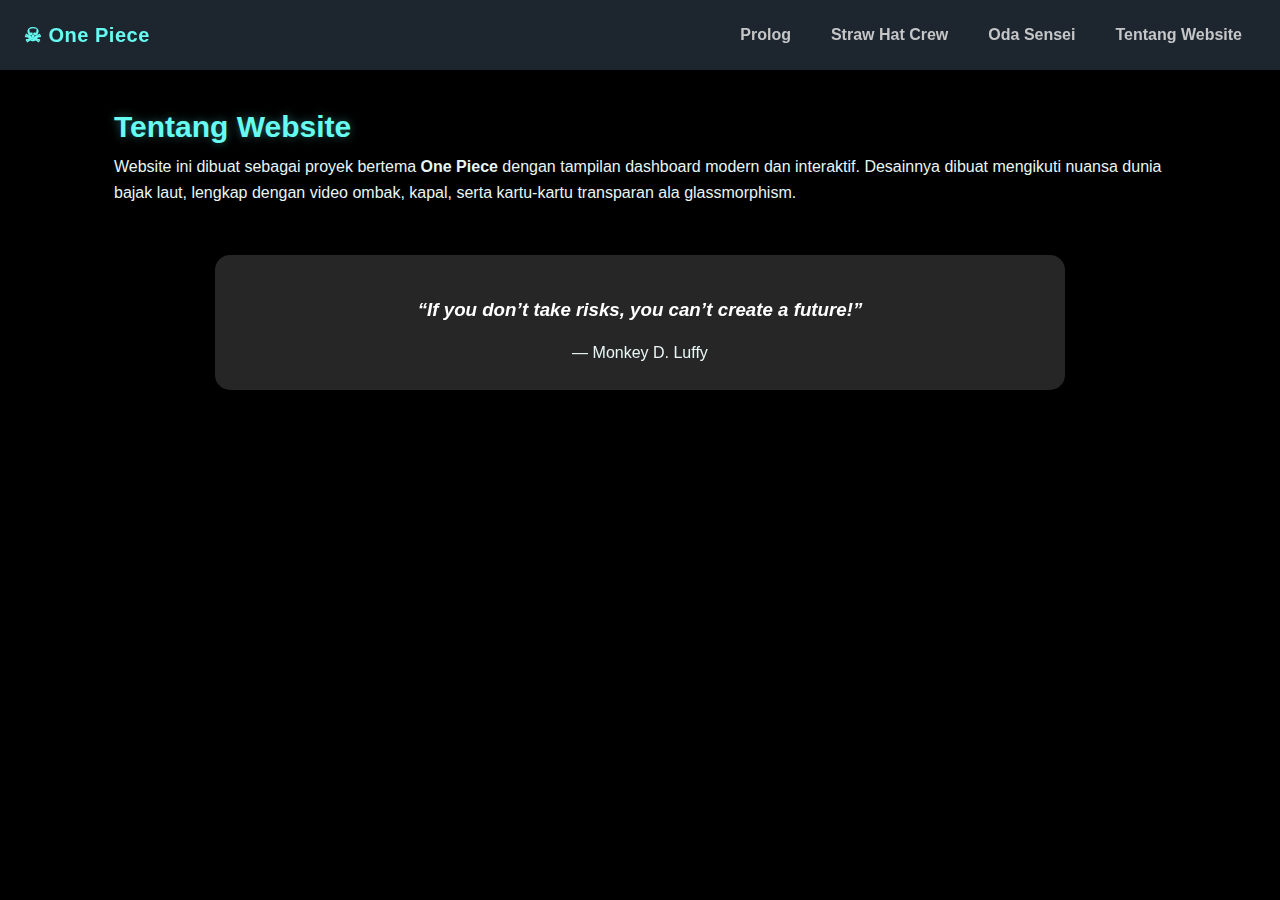
<file: about.html>
<!DOCTYPE html>
<html lang="id">
<head>
  <meta charset="UTF-8">
  <meta name="viewport" content="width=device-width, initial-scale=1.0">
  <title>One Piece Dashboard - Tentang Website</title>
  <link rel="stylesheet" href="style.css">
</head>
<body>

  <!-- Kapal & Gelombang -->
  <img src="kapal2-removebg-preview.png" alt="Straw Hat Ship" class="ship">
  <div class="waves"></div>

  <!-- Navbar -->
  <header class="navbar">
    <h2>☠ One Piece</h2>
    <nav>
      <a href="index.html">Prolog</a>
      <a href="crew.html">Straw Hat Crew</a>
      <a href="oda.html">Oda Sensei</a>
      <a href="about.html">Tentang Website</a>
    </nav>
  </header>

  <!-- Konten -->
  <main class="content">
    <h1>Tentang Website</h1>
    <p>
      Website ini dibuat sebagai proyek bertema <b>One Piece</b> dengan tampilan dashboard modern dan interaktif.
      Desainnya dibuat mengikuti nuansa dunia bajak laut, lengkap dengan video ombak, kapal,
      serta kartu-kartu transparan ala glassmorphism.
    </p>

    <!-- Quote -->
    <div style="
      margin-top:50px;
      padding:25px;
      background:rgba(255,255,255,0.15);
      border-radius:15px;
      backdrop-filter:blur(6px);
      text-align:center;
      max-width:850px;
      margin-left:auto;
      margin-right:auto;
    ">
      <h3><i>“If you don’t take risks, you can’t create a future!”</i></h3>
      <p>— Monkey D. Luffy</p>
    </div>

  </main>

</body>
</html>
</file>
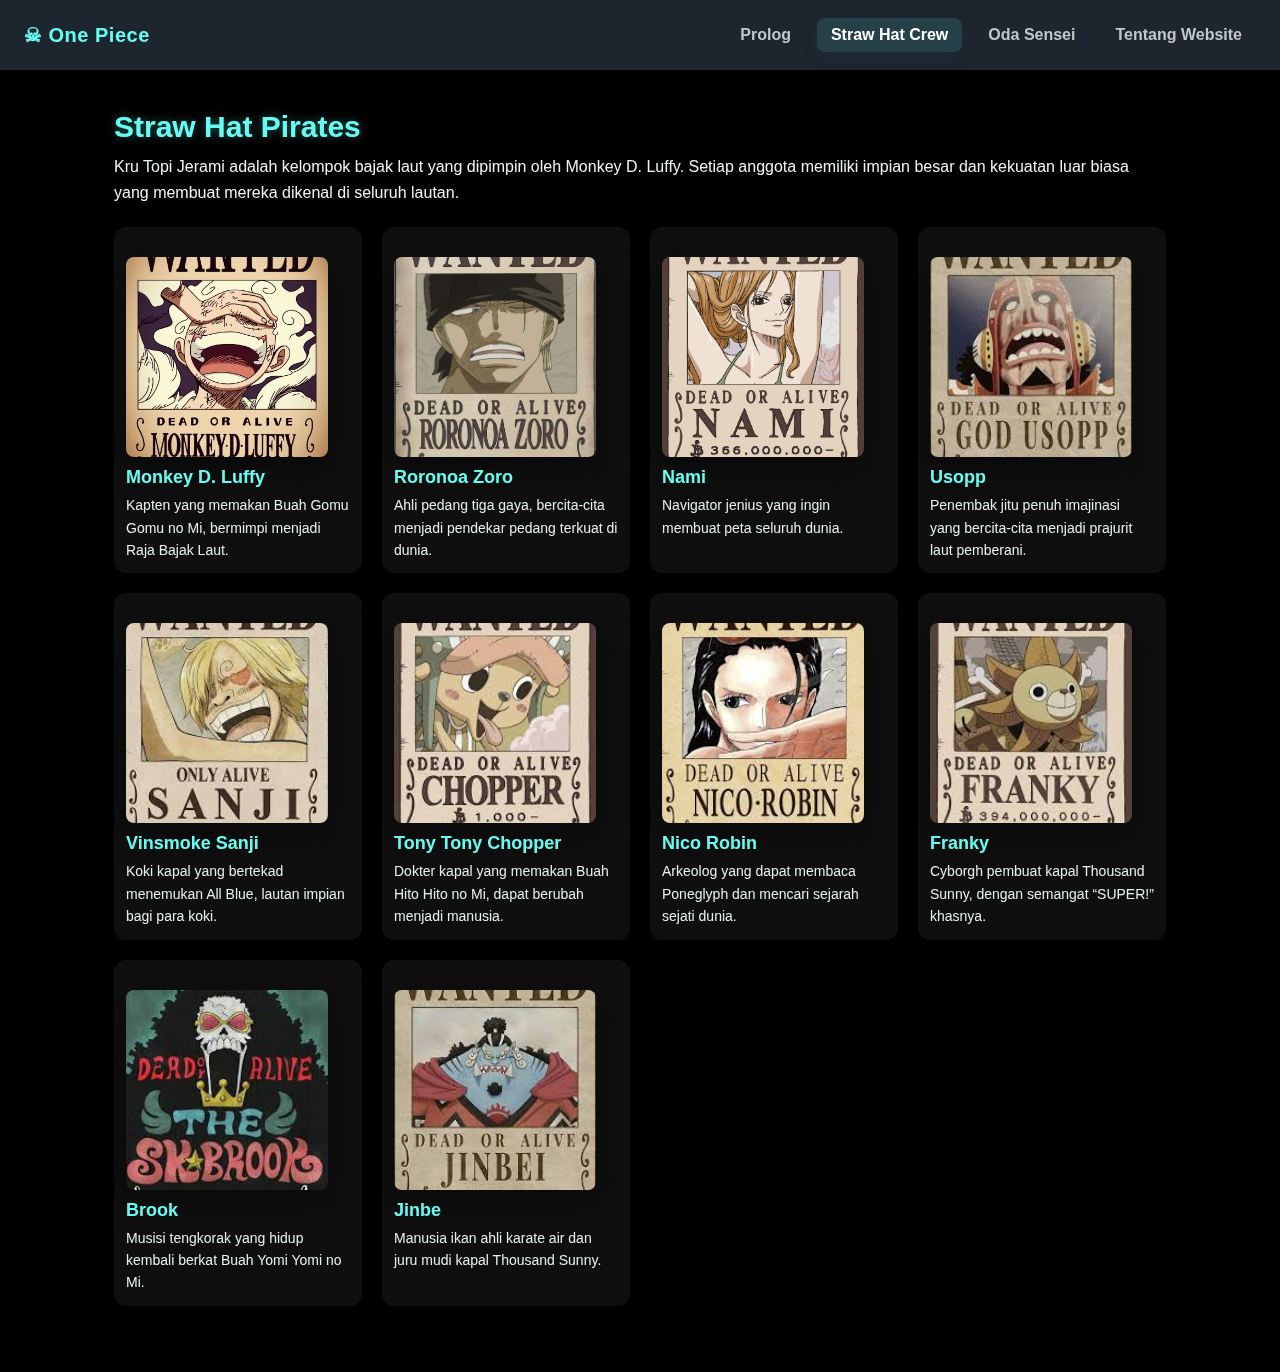
<file: crew.html>
<!DOCTYPE html>
<html lang="id">
<head>
  <meta charset="UTF-8">
  <meta name="viewport" content="width=device-width, initial-scale=1.0">
  <title>One Piece Dashboard - Straw Hat Crew</title>
  <link rel="stylesheet" href="style.css">
</head>
<body>

  <!-- Kapal & Gelombang -->
  <img src="kapal2-removebg-preview.png" alt="Straw Hat Ship" class="ship">
  <div class="waves"></div>

  <!-- Navbar -->
  <header class="navbar">
    <h2>☠ One Piece</h2>
    <nav>
      <a href="index.html">Prolog</a>
      <a href="crew.html" class="active">Straw Hat Crew</a>
      <a href="oda.html">Oda Sensei</a>
      <a href="about.html">Tentang Website</a>
    </nav>
  </header>

  <!-- Konten -->
  <main class="content">
    <h1>Straw Hat Pirates</h1>
    <p>
      Kru Topi Jerami adalah kelompok bajak laut yang dipimpin oleh Monkey D. Luffy.
      Setiap anggota memiliki impian besar dan kekuatan luar biasa yang membuat mereka dikenal di seluruh lautan.
    </p>

    <div class="crew-container">
      <!-- Luffy -->
      <div class="crew-card">
        <img src="luffy.jpg" alt="Monkey D. Luffy">
        <h3>Monkey D. Luffy</h3>
        <p>Kapten yang memakan Buah Gomu Gomu no Mi, bermimpi menjadi Raja Bajak Laut.</p>
      </div>

      <!-- Zoro -->
      <div class="crew-card">
        <img src="zorro.jpg" alt="Roronoa Zoro">
        <h3>Roronoa Zoro</h3>
        <p>Ahli pedang tiga gaya, bercita-cita menjadi pendekar pedang terkuat di dunia.</p>
      </div>

      <!-- Nami -->
      <div class="crew-card">
        <img src="nami.jpg" alt="Nami">
        <h3>Nami</h3>
        <p>Navigator jenius yang ingin membuat peta seluruh dunia.</p>
      </div>

      <!-- Usopp -->
      <div class="crew-card">
        <img src="usopp.jpeg" alt="Usopp">
        <h3>Usopp</h3>
        <p>Penembak jitu penuh imajinasi yang bercita-cita menjadi prajurit laut pemberani.</p>
      </div>

      <!-- Sanji -->
      <div class="crew-card">
        <img src="sanji.jpeg" alt="Sanji">
        <h3>Vinsmoke Sanji</h3>
        <p>Koki kapal yang bertekad menemukan All Blue, lautan impian bagi para koki.</p>
      </div>

      <!-- Chopper -->
      <div class="crew-card">
        <img src="chopper.jpeg" alt="Chopper">
        <h3>Tony Tony Chopper</h3>
        <p>Dokter kapal yang memakan Buah Hito Hito no Mi, dapat berubah menjadi manusia.</p>
      </div>

      <!-- Robin -->
      <div class="crew-card">
        <img src="robin.jpeg" alt="Nico Robin">
        <h3>Nico Robin</h3>
        <p>Arkeolog yang dapat membaca Poneglyph dan mencari sejarah sejati dunia.</p>
      </div>

      <!-- Franky -->
      <div class="crew-card">
        <img src="franky.jpeg" alt="Franky">
        <h3>Franky</h3>
        <p>Cyborgh pembuat kapal Thousand Sunny, dengan semangat “SUPER!” khasnya.</p>
      </div>

      <!-- Brook -->
      <div class="crew-card">
        <img src="brook.jpeg" alt="Brook">
        <h3>Brook</h3>
        <p>Musisi tengkorak yang hidup kembali berkat Buah Yomi Yomi no Mi.</p>
      </div>

      <!-- Jinbe -->
      <div class="crew-card">
        <img src="jinbei.jpeg" alt="Jinbe">
        <h3>Jinbe</h3>
        <p>Manusia ikan ahli karate air dan juru mudi kapal Thousand Sunny.</p>
      </div>
    </div>
  </main>
</body>
</html>
</file>
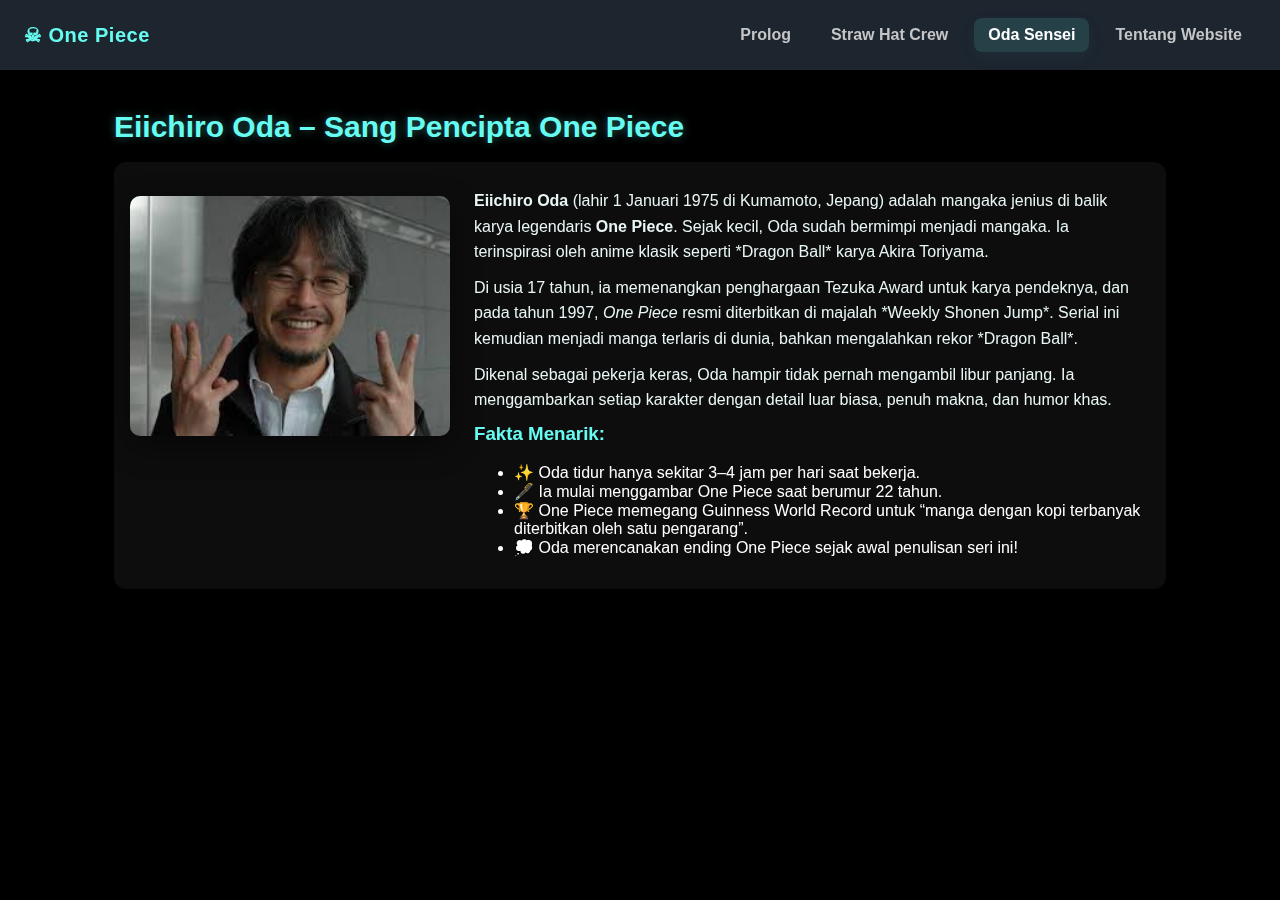
<file: oda.html>
<!DOCTYPE html>
<html lang="id">
<head>
  <meta charset="UTF-8">
  <meta name="viewport" content="width=device-width, initial-scale=1.0">
  <title>One Piece Dashboard - Tentang Oda Sensei</title>
  <link rel="stylesheet" href="style.css">
</head>
<body>
  <!-- Video Background -->
  <video autoplay muted loop id="bg-video">
    <source src="https://cdn.coverr.co/videos/coverr-ocean-waves-rolling-in-1690/1080p.mp4" type="video/mp4">
  </video>
  <div class="overlay"></div>

  <!-- Kapal & Gelombang -->
  <img src="kapal2-removebg-preview.png" alt="Straw Hat Ship" class="ship">
  <div class="waves"></div>

  <!-- Navbar -->
  <header class="navbar">
    <h2>☠ One Piece</h2>
    <nav>
       <a href="index.html">Prolog</a>
  <a href="crew.html">Straw Hat Crew</a>
  <a href="oda.html"> Oda Sensei</a>
  <a href="about.html">Tentang Website</a>
  
    </nav>
  </header>

  <!-- Konten -->
  <main class="content">
    <h1>Eiichiro Oda – Sang Pencipta One Piece</h1>
    <div class="oda-container">
      <img src="oda.jpeg" alt="Eiichiro Oda">
      <div class="oda-info">
        <p>
          <b>Eiichiro Oda</b> (lahir 1 Januari 1975 di Kumamoto, Jepang) adalah mangaka jenius
          di balik karya legendaris <b>One Piece</b>. Sejak kecil, Oda sudah bermimpi menjadi mangaka.
          Ia terinspirasi oleh anime klasik seperti *Dragon Ball* karya Akira Toriyama.
        </p>
        <p>
          Di usia 17 tahun, ia memenangkan penghargaan Tezuka Award untuk karya pendeknya,
          dan pada tahun 1997, <i>One Piece</i> resmi diterbitkan di majalah *Weekly Shonen Jump*.
          Serial ini kemudian menjadi manga terlaris di dunia, bahkan mengalahkan rekor *Dragon Ball*.
        </p>
        <p>
          Dikenal sebagai pekerja keras, Oda hampir tidak pernah mengambil libur panjang.
          Ia menggambarkan setiap karakter dengan detail luar biasa, penuh makna, dan humor khas.
        </p>
        <h3>Fakta Menarik:</h3>
        <ul>
          <li>✨ Oda tidur hanya sekitar 3–4 jam per hari saat bekerja.</li>
          <li>🖋️ Ia mulai menggambar One Piece saat berumur 22 tahun.</li>
          <li>🏆 One Piece memegang Guinness World Record untuk “manga dengan kopi terbanyak diterbitkan oleh satu pengarang”.</li>
          <li>💭 Oda merencanakan ending One Piece sejak awal penulisan seri ini!</li>
        </ul>
      </div>
    </div>
  </main>

  <script src="script.js"></script>
</body>
</html>
</file>
<file: style.css>
/* =======================
   Global
======================= */
* { box-sizing: border-box; }
html, body {
  height: 100%;
  margin: 0;
  font-family: Arial, sans-serif;
  color: #fff;
  background: #000;
  -webkit-font-smoothing: antialiased;
  -moz-osx-font-smoothing: grayscale;
}

/* Untuk memastikan video & overlay menutupi seluruh layar */
#bg-video {
  position: fixed;
  right: 0;
  bottom: 0;
  min-width: 100%;
  min-height: 100%;
  width: auto;
  height: auto;
  z-index: -2;
  object-fit: cover;
  filter: brightness(0.32);
}

.overlay {
  position: fixed;
  inset: 0; /* shorthand top:0;right:0;bottom:0;left:0; */
  background: rgba(0,0,0,0.4);
  z-index: -1;
}

/* =======================
   Navbar (Atas)
======================= */
.navbar {
  width: 100%;
  height: 70px;
  background: rgba(31,40,51,0.92);
  display: flex;
  justify-content: space-between;
  align-items: center;
  padding: 0 24px;
  box-shadow: 0 4px 14px rgba(0,0,0,0.5);
  position: fixed;
  top: 0;
  left: 0;
  z-index: 20;
}

.navbar h2 {
  margin: 0;
  color: #66fcf1;
  font-size: 20px;
  letter-spacing: 0.5px;
  display: flex;
  align-items: center;
  gap: 10px;
  animation: float 2s ease-in-out infinite;
}

@keyframes float {
  0%,100% { transform: translateY(0); }
  50% { transform: translateY(-4px); }
}

.navbar nav {
  display: flex;
  gap: 12px;
  align-items: center;
}

/* Link style */
.navbar a {
  color: #c5c6c7;
  text-decoration: none;
  font-weight: 600;
  padding: 8px 14px;
  border-radius: 8px;
  position: relative;
  overflow: hidden;
  transition: color .25s ease, background .25s ease, transform .18s ease;
}

/* hover shimmer */
.navbar a::before {
  content: "";
  position: absolute;
  left: -110%;
  top: 0;
  width: 100%;
  height: 100%;
  background: rgba(70,162,158,0.35);
  transform: skewX(-18deg);
  transition: left .45s cubic-bezier(.2,.9,.2,1);
  z-index: 0;
}
.navbar a:hover::before { left: 110%; }
.navbar a:hover { color: #fff; transform: translateY(-2px); }

.navbar a.active {
  color: #fff;
  background: rgba(70,162,158,0.22);
  box-shadow: 0 6px 18px rgba(70,162,158,0.06);
  z-index: 1;
}

/* =======================
   Main Content
======================= */
.content {
  padding: 110px 24px 60px; /* space for navbar */
  max-width: 1100px;
  margin: 0 auto;
  position: relative;
  z-index: 5;
  animation: fadeIn .45s ease;
  text-align: left;
}

.content h1 {
  color: #66fcf1;
  margin: 0 0 10px 0;
  font-size: 30px;
  text-shadow: 0 0 10px rgba(102,252,241,0.38);
}

.content p {
  color: #e8f6f5;
  line-height: 1.6;
  margin: 10px 0 0 0;
  font-size: 16px;
}

.content img {
  display: block;
  max-width: 100%;
  border-radius: 10px;
  margin-top: 18px;
  box-shadow: 0 10px 30px rgba(0,0,0,0.45);
}

/* fadeIn */
@keyframes fadeIn {
  from { opacity: 0; transform: translateY(6px); }
  to { opacity: 1; transform: translateY(0); }
}

/* =======================
   Crew Section
======================= */
.crew-container {
  display: grid;
  grid-template-columns: repeat(auto-fit, minmax(220px, 1fr));
  gap: 20px;
  margin-top: 22px;
}

.crew-card {
  background: rgba(255,255,255,0.06);
  border-radius: 12px;
  padding: 12px;
  backdrop-filter: blur(4px);
  transition: transform .25s ease, background .25s ease;
  box-shadow: 0 6px 20px rgba(0,0,0,0.4);
}

.crew-card:hover {
  transform: translateY(-6px);
  background: rgba(255,255,255,0.09);
}

.crew-card img {
  width: 90%;
  height: 200px;
  object-fit: cover;
  border-radius: 8px;
}

.crew-card h3 {
  margin: 10px 0 6px 0;
  color: #66fcf1;
  font-size: 18px;
}

.crew-card p {
  margin: 0;
  color: #e6f0ef;
  font-size: 14px;
}

/* =======================
   Oda Sensei Section
======================= */
.oda-container {
  display: flex;
  gap: 24px;
  align-items: flex-start;
  margin-top: 18px;
  background: rgba(255,255,255,0.05);
  padding: 16px;
  border-radius: 12px;
  backdrop-filter: blur(5px);
  box-shadow: 0 6px 22px rgba(0,0,0,0.35);
  flex-wrap: wrap;
}

.oda-container img {
  width: 320px;
  max-width: 100%;
  height: auto;
  border-radius: 10px;
  object-fit: cover;
  flex-shrink: 0;
}

.oda-info {
  flex: 1 1 320px;
  min-width: 220px;
}

.oda-info h3 {
  margin-top: 10px;
  color: #66fcf1;
}

/* =======================
   Animasi kapal & gelombang (kanan ke kiri)
======================= */
.ship {
  position: fixed;
  bottom: 40px;
  right: -220px; /* mulai dari kanan */
  width: 100px;
  z-index: 2;
  animation: sail 20s linear infinite;
  filter: drop-shadow(0 8px 12px rgba(0,0,0,0.6));
}

/* animasi kapal dari kanan ke kiri */
@keyframes sail {
  0% { right: -220px; transform: translateX(0); }
  50% { right: 50%; transform: translateX(50%) rotate(-2deg); }
  100% { right: 110%; transform: translateX(0); }
}


/* Gelombang kanan ke kiri */
.waves {
  position: fixed;
  bottom: 0;
  width: 100%;
  height: 110px;
  background: url('https://i.ibb.co/zVj0g2c/wave.png') repeat-x;
  background-size: contain;
  animation: waveMove 4s linear infinite;
  z-index: 1;
  opacity: .6;
}

@keyframes waveMove {
  0% { background-position-x: 1000px; }
  100% { background-position-x: 0; }
}


/* =======================
   Scrollbar (optional)
======================= */
::-webkit-scrollbar { width: 8px; height: 8px; }
::-webkit-scrollbar-thumb { background: #45a29e; border-radius: 6px; }
::-webkit-scrollbar-track { background: rgba(255,255,255,0.04); }

/* =======================
   Responsive
======================= */
@media (max-width: 1024px) {
  .content { padding-left: 18px; padding-right: 18px; }
  .oda-container { gap: 18px; }
  .oda-container img { width: 280px; }
}

@media (max-width: 768px) {
  .navbar { flex-direction: column; gap: 8px; height: auto; padding: 10px; }
  .navbar h2 { font-size: 18px; }
  .navbar nav { flex-wrap: wrap; justify-content: center; }
  .content { padding: 130px 16px 60px; text-align: center; }
  .oda-container { flex-direction: column; align-items: center; text-align: left; }
  .oda-container img { width: 260px; }
  .ship { width: 110px; bottom: 20px; }
  .waves { height: 80px; }
}

@media (max-width: 420px) {
  .content h1 { font-size: 20px; }
  .content p { font-size: 14px; }
  .oda-container img { width: 100%; max-width: 360px; }
  .crew-card img { height: 160px; }
}
</file>
